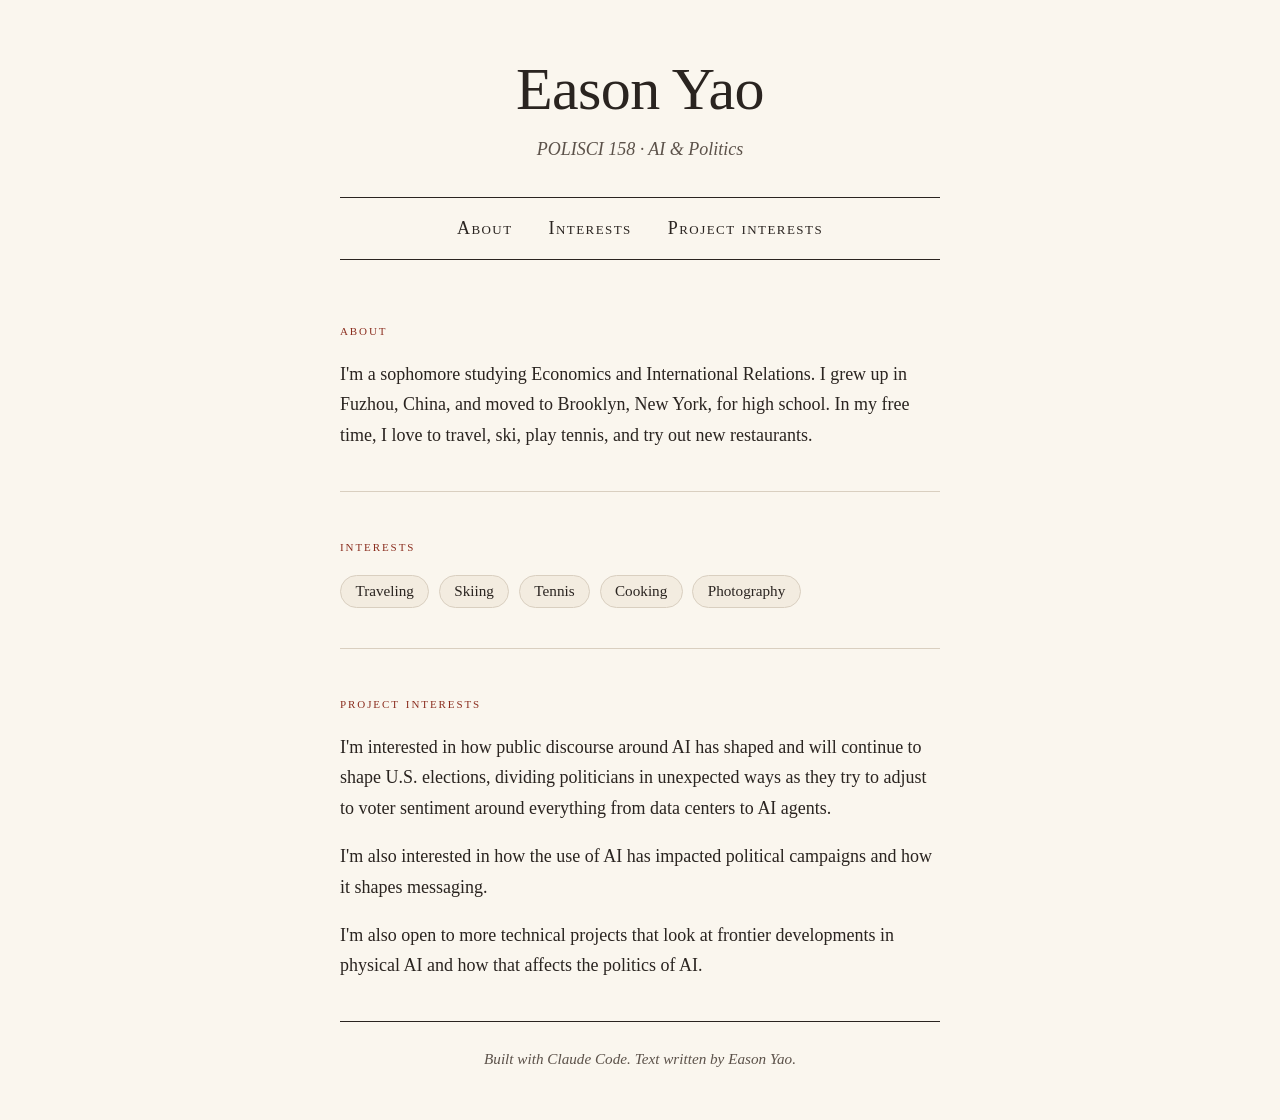
<file: index.html>
<!DOCTYPE html>
<html lang="en">
<head>
  <meta charset="utf-8">
  <meta name="viewport" content="width=device-width, initial-scale=1">
  <title>About Me</title>
  <link rel="stylesheet" href="style.css">
</head>
<body>
  <header class="masthead">
    <h1>Eason Yao</h1>
    <p class="course">POLISCI 158 &middot; AI &amp; Politics</p>
    <nav aria-label="Sections">
      <ul>
        <li><a href="#about">About</a></li>
        <li><a href="#interests">Interests</a></li>
        <li><a href="#projects">Project interests</a></li>
      </ul>
    </nav>
  </header>

  <main>
    <section id="about">
      <h2>About</h2>
      <p>I'm a sophomore studying Economics and International Relations. I grew up in Fuzhou, China, and moved to Brooklyn, New York, for high school. In my free time, I love to travel, ski, play tennis, and try out new restaurants.</p>
    </section>

    <section id="interests">
      <h2>Interests</h2>
      <ul class="interests">
        <li>Traveling</li>
        <li>Skiing</li>
        <li>Tennis</li>
        <li>Cooking</li>
        <li>Photography</li>
      </ul>
    </section>

    <section id="projects">
      <h2>Project interests</h2>
      <p>I'm interested in how public discourse around AI has shaped and will continue to shape U.S. elections, dividing politicians in unexpected ways as they try to adjust to voter sentiment around everything from data centers to AI agents.</p>
      <p>I'm also interested in how the use of AI has impacted political campaigns and how it shapes messaging.</p>
      <p>I'm also open to more technical projects that look at frontier developments in physical AI and how that affects the politics of AI.</p>
    </section>
  </main>

  <footer>
    <p>Built with Claude Code. Text written by Eason Yao.</p>
  </footer>
</body>
</html>
</file>
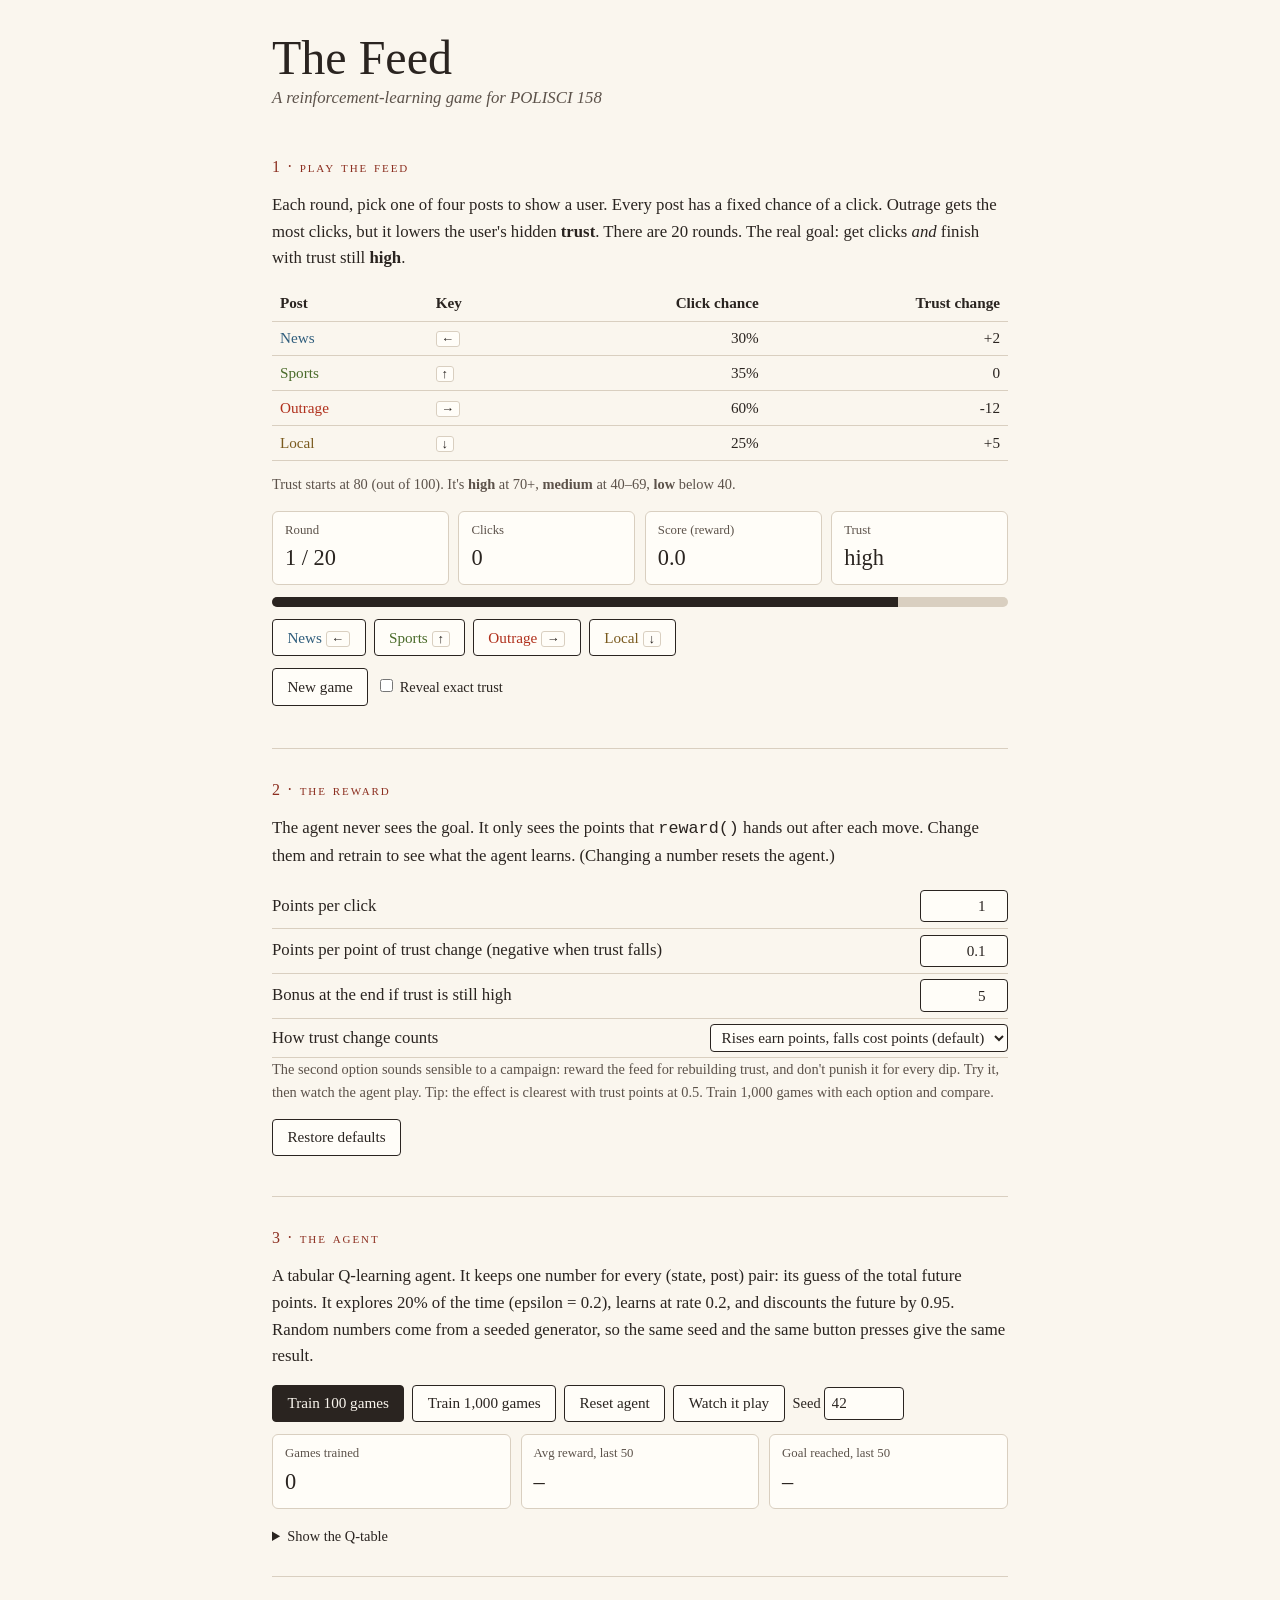
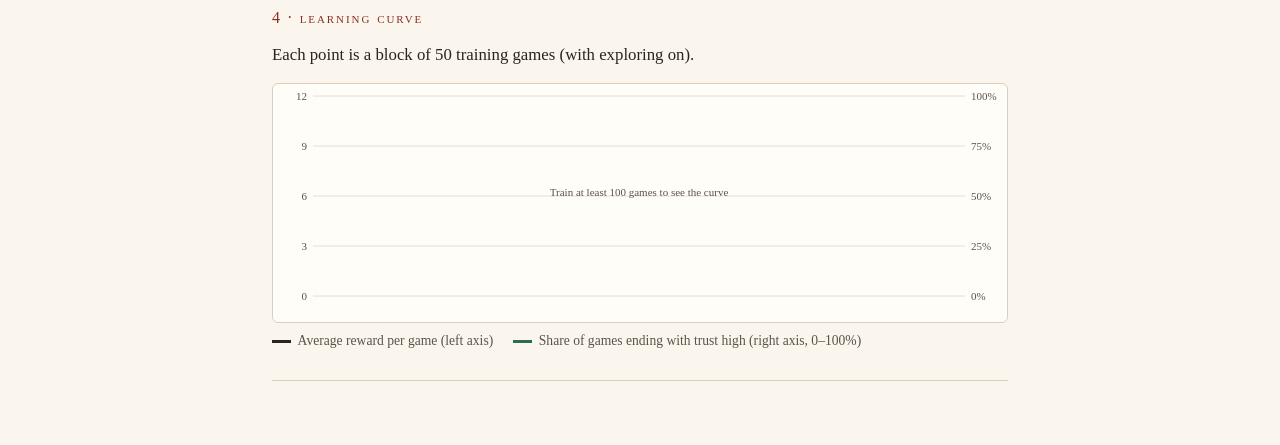
<file: rl-game/index.html>
<!DOCTYPE html>
<html lang="en">
<head>
<meta charset="utf-8">
<meta name="viewport" content="width=device-width, initial-scale=1">
<title>The Feed: an RL game</title>
<style>
  :root {
    --paper: #faf6ee; --card: #fffdf8; --ink: #2a2420; --muted: #5c524a;
    --accent: #8b2e1f; --rule: #d9cfc0; --goal: #2f6b4f;
  }
  * { box-sizing: border-box; }
  body {
    margin: 0; background: var(--paper); color: var(--ink);
    font-family: "Iowan Old Style", "Palatino Linotype", Palatino, Georgia, serif;
    font-size: 1.05rem; line-height: 1.6;
  }
  main { max-width: 48rem; margin: 0 auto; padding: 2rem 1rem 4rem; }
  h1 { font-weight: 400; font-size: clamp(2rem, 7vw, 3rem); margin: 0; line-height: 1.1; }
  h2 { color: var(--accent); font-weight: 400; font-size: 1rem; letter-spacing: .12em;
       font-variant: small-caps; text-transform: lowercase; margin: 0 0 .75rem; }
  section { padding: 1.75rem 0; border-bottom: 1px solid var(--rule); }
  p { margin: 0 0 .9rem; }
  .muted { color: var(--muted); }
  .small { font-size: .9rem; }
  button, select, input {
    font: inherit; font-size: .95rem; color: var(--ink);
    border: 1px solid var(--ink); border-radius: 4px; background: var(--card);
  }
  button { padding: .35rem .9rem; cursor: pointer; }
  button:hover:not(:disabled) { color: var(--accent); border-color: var(--accent); }
  button:disabled { opacity: .45; cursor: default; }
  button.primary { background: var(--ink); color: var(--paper); }
  button.primary:hover:not(:disabled) { background: var(--accent); color: var(--paper); }
  :focus-visible { outline: 2px solid var(--accent); outline-offset: 2px; }
  .row { display: flex; flex-wrap: wrap; gap: .5rem; align-items: center; margin: .75rem 0; }
  table { width: 100%; border-collapse: collapse; font-size: .95rem; }
  th, td { text-align: left; padding: .3rem .5rem; border-bottom: 1px solid var(--rule); }
  td.num, th.num { text-align: right; font-variant-numeric: tabular-nums; }
  .scroll { overflow-x: auto; }
  .stats { display: grid; grid-template-columns: repeat(auto-fit, minmax(8.5rem, 1fr)); gap: .6rem; margin: .75rem 0; }
  .stat { background: var(--card); border: 1px solid var(--rule); border-radius: 6px; padding: .5rem .75rem; }
  .stat .k { font-size: .8rem; color: var(--muted); }
  .stat .v { font-size: 1.4rem; font-variant-numeric: tabular-nums; }
  .bar { height: 10px; background: var(--rule); border-radius: 5px; overflow: hidden; }
  .bar div { height: 100%; background: var(--ink); transition: width .2s; }
  .feed { list-style: none; padding: 0; margin: .75rem 0 0; display: grid;
          grid-template-columns: repeat(auto-fill, minmax(6.5rem, 1fr)); gap: .4rem; }
  .feed li { background: var(--card); border: 1px solid var(--rule); border-radius: 6px;
             padding: .25rem .5rem; font-size: .82rem; line-height: 1.35; }
  .feed li.click { border-color: var(--ink); }
  .feed .r { color: var(--muted); font-size: .72rem; }
  .t0 { color: #2f5d7c; } .t1 { color: #4a6b2a; } .t2 { color: #b0301c; } .t3 { color: #7a5a1e; }
  .rewards label { display: flex; justify-content: space-between; gap: 1rem; align-items: center;
                   padding: .35rem 0; border-bottom: 1px solid var(--rule); }
  .rewards input { width: 5.5rem; padding: .2rem .4rem; text-align: right; }
  .rewards select { padding: .2rem .4rem; }
  canvas { width: 100%; height: 240px; display: block; background: var(--card);
           border: 1px solid var(--rule); border-radius: 6px; }
  .legend { display: flex; flex-wrap: wrap; gap: 1.25rem; font-size: .85rem; color: var(--muted); margin-top: .4rem; }
  .legend span::before { content: ""; display: inline-block; width: 1.2rem; height: 3px;
                         margin-right: .4rem; vertical-align: middle; background: var(--c); }
  td.best { font-weight: 700; color: var(--accent); }
  kbd { font-family: inherit; font-size: .8rem; border: 1px solid var(--rule); border-radius: 3px; padding: 0 .3rem; background: var(--card); }
</style>
</head>
<body>
<main>
  <h1>The Feed</h1>
  <p class="muted"><em>A reinforcement-learning game for POLISCI 158</em></p>

  <!-- ===================== 1. THE GAME ===================== -->
  <section id="game">
    <h2>1 · Play the feed</h2>
    <p>Each round, pick one of four posts to show a user. Every post has a fixed chance of a click. Outrage gets the most clicks, but it lowers the user's hidden <strong>trust</strong>. There are 20 rounds. The real goal: get clicks <em>and</em> finish with trust still <strong>high</strong>.</p>
    <div class="scroll"><table>
      <thead><tr><th>Post</th><th>Key</th><th class="num">Click chance</th><th class="num">Trust change</th></tr></thead>
      <tbody id="postTable"></tbody>
    </table></div>
    <p class="small muted" style="margin-top:.75rem">Trust starts at 80 (out of 100). It's <strong>high</strong> at 70+, <strong>medium</strong> at 40–69, <strong>low</strong> below 40.</p>

    <div class="stats">
      <div class="stat"><div class="k">Round</div><div class="v" id="pRound">1 / 20</div></div>
      <div class="stat"><div class="k">Clicks</div><div class="v" id="pClicks">0</div></div>
      <div class="stat"><div class="k">Score (reward)</div><div class="v" id="pScore">0.0</div></div>
      <div class="stat"><div class="k">Trust</div><div class="v" id="pTrust">high</div></div>
    </div>
    <div class="bar" aria-hidden="true"><div id="pBar" style="width:80%"></div></div>
    <div class="row" id="pButtons"></div>
    <div class="row">
      <button id="pNew">New game</button>
      <label class="small"><input type="checkbox" id="pReveal"> Reveal exact trust</label>
    </div>
    <p id="pMsg" aria-live="polite"></p>
    <ol class="feed" id="pFeed"></ol>
  </section>

  <!-- ===================== 2. THE REWARD ===================== -->
  <section id="reward">
    <h2>2 · The reward</h2>
    <p>The agent never sees the goal. It only sees the points that <code>reward()</code> hands out after each move. Change them and retrain to see what the agent learns. (Changing a number resets the agent.)</p>
    <div class="rewards" id="rewardControls">
      <label>Points per click <input type="number" step="0.1" data-key="click"></label>
      <label>Points per point of trust change (negative when trust falls) <input type="number" step="0.05" data-key="trustChange"></label>
      <label>Bonus at the end if trust is still high <input type="number" step="0.5" data-key="endHigh"></label>
      <label>How trust change counts
        <select data-key="trustMode">
          <option value="both">Rises earn points, falls cost points (default)</option>
          <option value="rises">"Reward rebuilding trust": only rises count</option>
        </select>
      </label>
    </div>
    <p class="small muted">The second option sounds sensible to a campaign: reward the feed for rebuilding trust, and don't punish it for every dip. Try it, then watch the agent play. Tip: the effect is clearest with trust points at 0.5. Train 1,000 games with each option and compare.</p>
    <div class="row"><button id="rDefaults">Restore defaults</button></div>
  </section>

  <!-- ===================== 3. THE AGENT ===================== -->
  <section id="agent">
    <h2>3 · The agent</h2>
    <p>A tabular Q-learning agent. It keeps one number for every (state, post) pair: its guess of the total future points. It explores 20% of the time (epsilon = 0.2), learns at rate 0.2, and discounts the future by 0.95. Random numbers come from a seeded generator, so the same seed and the same button presses give the same result.</p>
    <div class="row">
      <button class="primary" id="train100">Train 100 games</button>
      <button id="train1000">Train 1,000 games</button>
      <button id="resetAgent">Reset agent</button>
      <button id="watch">Watch it play</button>
      <label class="small">Seed <input type="number" id="seed" value="42" style="width:5rem;padding:.2rem .4rem"></label>
    </div>
    <div class="stats">
      <div class="stat"><div class="k">Games trained</div><div class="v" id="aGames">0</div></div>
      <div class="stat"><div class="k">Avg reward, last 50</div><div class="v" id="aReward">–</div></div>
      <div class="stat"><div class="k">Goal reached, last 50</div><div class="v" id="aGoal">–</div></div>
    </div>

    <div id="watchBox" hidden>
      <p class="small" style="margin:.5rem 0 .25rem"><strong>Watching (no exploring):</strong> clicks <span id="wClicks">0</span> · reward <span id="wScore">0.0</span> · trust <span id="wTrust">80</span> (<span id="wLevel">high</span>)</p>
      <div class="bar" aria-hidden="true"><div id="wBar" style="width:80%"></div></div>
      <p id="wMsg" class="small" aria-live="polite" style="margin-top:.5rem"></p>
      <ol class="feed" id="wFeed"></ol>
    </div>

    <details style="margin-top:1rem">
      <summary class="small">Show the Q-table</summary>
      <p class="small muted" style="margin-top:.5rem">Bold = the post the agent would pick in that state.</p>
      <div class="scroll"><table id="qTable"></table></div>
    </details>
  </section>

  <!-- ===================== 4. LEARNING CURVE ===================== -->
  <section id="curve">
    <h2>4 · Learning curve</h2>
    <p>Each point is a block of 50 training games (with exploring on).</p>
    <canvas id="chart" role="img" aria-label="Learning curve"></canvas>
    <div class="legend">
      <span style="--c:#2a2420">Average reward per game (left axis)</span>
      <span style="--c:#2f6b4f">Share of games ending with trust high (right axis, 0–100%)</span>
    </div>
  </section>
</main>

<script>
// =====================================================================
// CORE: game, reward and agent. No page code in here, so it also runs in Node.
// =====================================================================

// ---- Reward settings (the numbers shown on the page) ----
// trustMode: "both" = trust rises earn points, falls cost points (the default).
//            "rises" = the reward-hack option: only rises count, falls are free.
const DEFAULT_REWARD = { click: 1, trustChange: 0.1, endHigh: 5, trustMode: "both" };
const R = { ...DEFAULT_REWARD };

// Points the agent gets for one move.
function reward(clicked, trustBefore, trustAfter, gameOver) {
  let points = 0;
  points += clicked ? R.click : 0;                       // paid for every click
  let change = trustAfter - trustBefore;
  if (R.trustMode === "rises") change = Math.max(0, change); // hack option: falls cost nothing
  points += R.trustChange * change;                      // gain/lose points as trust rises/falls
  if (gameOver && trustLevel(trustAfter) === 0) {
    points += R.endHigh;                                 // bonus for ending with trust high
  }
  return points;
}

// ---- The game ----
const POSTS = [
  { name: "News",    click: 0.30, trust: +2 },
  { name: "Sports",  click: 0.35, trust: 0 },
  { name: "Outrage", click: 0.60, trust: -12 },
  { name: "Local",   click: 0.25, trust: +5 },
];
const ROUNDS = 20;
const START_TRUST = 80;
const LEVELS = ["high", "medium", "low"];

// 0 = high (70+), 1 = medium (40-69), 2 = low (<40)
function trustLevel(t) { return t >= 70 ? 0 : t >= 40 ? 1 : 2; }

// State = (last post shown, trust level). Before the first post, "last post" is "none".
// 5 choices for last post (none + 4 posts) x 3 trust levels = 15 table rows,
// of which 13 can actually happen (the game always starts with trust high).
const N_STATES = (POSTS.length + 1) * LEVELS.length;
function stateIndex(lastPost, trust) { return (lastPost + 1) * LEVELS.length + trustLevel(trust); }

function newGame() { return { round: 0, trust: START_TRUST, last: -1, clicks: 0, score: 0, done: false }; }

// Play one move. rand() decides the click. Returns what happened.
function playMove(g, post, rand) {
  const clicked = rand() < POSTS[post].click;
  const before = g.trust;
  g.trust = Math.max(0, Math.min(100, g.trust + POSTS[post].trust));
  g.round += 1;
  g.done = g.round >= ROUNDS;
  const r = reward(clicked, before, g.trust, g.done);
  g.last = post;
  g.clicks += clicked ? 1 : 0;
  g.score += r;
  return { clicked, r };
}

// The real goal (which the agent never sees directly): finish with trust high.
function reachedGoal(g) { return g.done && trustLevel(g.trust) === 0; }

// ---- Seeded random numbers (mulberry32) ----
function makeRng(seed) {
  let a = seed >>> 0;
  return function () {
    a = (a + 0x6D2B79F5) >>> 0;
    let t = a;
    t = Math.imul(t ^ (t >>> 15), t | 1);
    t ^= t + Math.imul(t ^ (t >>> 7), t | 61);
    return ((t ^ (t >>> 14)) >>> 0) / 4294967296;
  };
}

// ---- Q-learning agent ----
const EPSILON = 0.2, ALPHA = 0.2, GAMMA = 0.95;

function makeAgent(seed) {
  return {
    Q: Array.from({ length: N_STATES }, () => new Array(POSTS.length).fill(0)), // all start at 0
    rand: makeRng(seed),
    history: [], // one entry per training game: { score, goal }
  };
}

// Best post in a state; ties broken at random.
function bestPost(agent, s) {
  const row = agent.Q[s];
  const top = Math.max(...row);
  const ties = [];
  row.forEach((v, i) => { if (v === top) ties.push(i); });
  return ties[Math.floor(agent.rand() * ties.length)];
}

// Epsilon-greedy: explore 20% of the time, otherwise pick the best-known post.
function choosePost(agent, s, explore) {
  if (explore && agent.rand() < EPSILON) return Math.floor(agent.rand() * POSTS.length);
  return bestPost(agent, s);
}

function trainOneGame(agent) {
  const g = newGame();
  while (!g.done) {
    const s = stateIndex(g.last, g.trust);
    const a = choosePost(agent, s, true);
    const { r } = playMove(g, a, agent.rand);
    const s2 = stateIndex(g.last, g.trust);
    const future = g.done ? 0 : Math.max(...agent.Q[s2]);
    agent.Q[s][a] += ALPHA * (r + GAMMA * future - agent.Q[s][a]); // <-- the Q-learning update
  }
  agent.history.push({ score: g.score, goal: reachedGoal(g) });
  return g;
}

function train(agent, n) { for (let i = 0; i < n; i++) trainOneGame(agent); }

if (typeof module !== "undefined") {
  module.exports = { R, DEFAULT_REWARD, POSTS, N_STATES, LEVELS, makeAgent, train, newGame, playMove,
                     stateIndex, choosePost, reachedGoal, trustLevel };
}
// ======================= END CORE =======================
</script>

<script>
// =====================================================================
// PAGE: buttons, keyboard, drawing.
// =====================================================================
if (typeof document !== "undefined") {
  const $ = id => document.getElementById(id);
  const KEYS = ["←", "↑", "→", "↓"];
  const KEYCODES = ["ArrowLeft", "ArrowUp", "ArrowRight", "ArrowDown"];
  const fmt = x => (Math.round(x * 10) / 10).toFixed(1);

  $("postTable").innerHTML = POSTS.map((p, i) =>
    `<tr><td class="t${i}">${p.name}</td><td><kbd>${KEYS[i]}</kbd></td>
     <td class="num">${Math.round(p.click * 100)}%</td>
     <td class="num">${p.trust > 0 ? "+" : ""}${p.trust}</td></tr>`).join("");

  function feedItem(round, post, clicked, r, trust) {
    return `<li class="${clicked ? "click" : ""}"><div class="r">Round ${round}</div>
      <strong class="t${post}">${POSTS[post].name}</strong> ${clicked ? "✓ click" : '<span class="muted">no click</span>'}
      <div class="r">${r >= 0 ? "+" : ""}${fmt(r)} pts · trust ${trust}</div></li>`;
  }

  // ---------- 1. Human play ----------
  let human, humanRand = makeRng(Date.now());
  function humanNew() {
    human = newGame();
    $("pFeed").innerHTML = ""; $("pMsg").textContent = "";
    document.querySelectorAll("#pButtons button").forEach(b => (b.disabled = false));
    humanDraw();
  }
  function humanDraw() {
    $("pRound").textContent = `${Math.min(human.round + 1, ROUNDS)} / ${ROUNDS}`;
    $("pClicks").textContent = human.clicks;
    $("pScore").textContent = fmt(human.score);
    const reveal = $("pReveal").checked || human.done;
    $("pTrust").textContent = LEVELS[trustLevel(human.trust)] + (reveal ? ` (${human.trust})` : "");
    $("pBar").style.width = reveal ? human.trust + "%" : [85, 55, 20][trustLevel(human.trust)] + "%";
  }
  function humanMove(post) {
    if (human.done) return;
    const { clicked, r } = playMove(human, post, humanRand);
    $("pFeed").insertAdjacentHTML("beforeend", feedItem(human.round, post, clicked, r, human.trust));
    humanDraw();
    if (human.done) {
      document.querySelectorAll("#pButtons button").forEach(b => (b.disabled = true));
      $("pMsg").innerHTML = `<strong>Game over.</strong> ${human.clicks} clicks, score ${fmt(human.score)}, trust ${human.trust}. ` +
        (reachedGoal(human) ? "Goal reached: trust is still high." : "Goal missed: trust is no longer high.");
    }
  }
  $("pButtons").innerHTML = POSTS.map((p, i) =>
    `<button data-post="${i}"><span class="t${i}">${p.name}</span> <kbd>${KEYS[i]}</kbd></button>`).join("");
  $("pButtons").addEventListener("click", e => {
    const b = e.target.closest("button"); if (b) humanMove(+b.dataset.post);
  });
  document.addEventListener("keydown", e => {
    if (e.target.matches("input, select, textarea")) return;
    const i = KEYCODES.indexOf(e.key);
    if (i >= 0) { e.preventDefault(); humanMove(i); }
  });
  $("pNew").addEventListener("click", humanNew);
  $("pReveal").addEventListener("change", humanDraw);

  // ---------- 2. Reward controls ----------
  const rewardInputs = [...document.querySelectorAll("#rewardControls [data-key]")];
  function rewardDraw() { rewardInputs.forEach(el => (el.value = R[el.dataset.key])); }
  rewardInputs.forEach(el => el.addEventListener("change", () => {
    const k = el.dataset.key;
    R[k] = el.type === "number" ? (parseFloat(el.value) || 0) : el.value;
    resetAgent(); humanNew();
  }));
  $("rDefaults").addEventListener("click", () => { Object.assign(R, DEFAULT_REWARD); rewardDraw(); resetAgent(); humanNew(); });

  // ---------- 3. Agent ----------
  let agent;
  function resetAgent() {
    stopWatch();
    agent = makeAgent(parseInt($("seed").value, 10) || 0);
    $("watchBox").hidden = true;
    agentDraw();
  }
  function agentDraw() {
    const h = agent.history, last = h.slice(-50);
    $("aGames").textContent = h.length.toLocaleString();
    $("aReward").textContent = last.length ? fmt(last.reduce((s, x) => s + x.score, 0) / last.length) : "–";
    $("aGoal").textContent = last.length ? Math.round(100 * last.filter(x => x.goal).length / last.length) + "%" : "–";
    drawQ(); drawChart();
  }
  function drawQ() {
    let html = "<thead><tr><th>Last post · trust</th>" +
      POSTS.map((p, i) => `<th class="num t${i}">${p.name}</th>`).join("") + "</tr></thead><tbody>";
    for (let s = 0; s < N_STATES; s++) {
      const last = Math.floor(s / LEVELS.length) - 1, lvl = s % LEVELS.length;
      if (last === -1 && lvl > 0) continue; // can't happen: games start with trust high
      const row = agent.Q[s], top = Math.max(...row), seen = row.some(v => v !== 0);
      html += `<tr><th>${last < 0 ? "None (start)" : POSTS[last].name} · ${LEVELS[lvl]}</th>` +
        row.map(v => `<td class="num ${seen && v === top ? "best" : ""}">${seen ? v.toFixed(2) : "·"}</td>`).join("") + "</tr>";
    }
    $("qTable").innerHTML = html + "</tbody>";
  }
  $("train100").addEventListener("click", () => { stopWatch(); train(agent, 100); agentDraw(); });
  $("train1000").addEventListener("click", () => { stopWatch(); train(agent, 1000); agentDraw(); });
  $("resetAgent").addEventListener("click", resetAgent);
  $("seed").addEventListener("change", resetAgent);

  // Watch: one game, no exploring, one move every 300 ms.
  let watchTimer = null;
  function stopWatch() { clearInterval(watchTimer); watchTimer = null; }
  $("watch").addEventListener("click", () => {
    stopWatch();
    const g = newGame();
    $("watchBox").hidden = false; $("wFeed").innerHTML = ""; $("wMsg").textContent = "";
    const draw = () => {
      $("wClicks").textContent = g.clicks; $("wScore").textContent = fmt(g.score);
      $("wTrust").textContent = g.trust; $("wLevel").textContent = LEVELS[trustLevel(g.trust)];
      $("wBar").style.width = g.trust + "%";
    };
    const tick = () => {
      if (g.done) { stopWatch(); return; }
      const a = choosePost(agent, stateIndex(g.last, g.trust), false);
      const { clicked, r } = playMove(g, a, agent.rand);
      $("wFeed").insertAdjacentHTML("beforeend", feedItem(g.round, a, clicked, r, g.trust));
      draw();
      if (g.done) $("wMsg").innerHTML = reachedGoal(g)
        ? "<strong>Goal reached:</strong> trust is still high." : "<strong>Goal missed:</strong> trust is no longer high.";
    };
    draw();
    if (matchMedia("(prefers-reduced-motion: reduce)").matches) { while (!g.done) tick(); }
    else { tick(); watchTimer = setInterval(tick, 300); }
  });

  // ---------- 4. Learning curve ----------
  function drawChart() {
    const c = $("chart"), dpr = devicePixelRatio || 1;
    const w = c.clientWidth, h = c.clientHeight;
    c.width = w * dpr; c.height = h * dpr;
    const ctx = c.getContext("2d");
    ctx.setTransform(dpr, 0, 0, dpr, 0, 0);
    ctx.clearRect(0, 0, w, h);
    const pad = { l: 40, r: 42, t: 12, b: 26 }, pw = w - pad.l - pad.r, ph = h - pad.t - pad.b;

    // Average reward and goal share per block of 50 games.
    const blocks = [];
    for (let i = 0; i + 50 <= agent.history.length; i += 50) {
      const b = agent.history.slice(i, i + 50);
      blocks.push({ score: b.reduce((s, x) => s + x.score, 0) / 50, goal: b.filter(x => x.goal).length / 50 });
    }
    // Left axis range fits the data (reward can be negative).
    let lo = 0, hi = 10;
    blocks.forEach(b => { lo = Math.min(lo, b.score); hi = Math.max(hi, b.score); });
    lo = Math.floor(lo / 4) * 4; hi = Math.ceil(hi / 4) * 4; // multiples of 4 so all 5 ticks are whole numbers

    ctx.font = "11px Georgia, serif"; ctx.fillStyle = "#5c524a"; ctx.strokeStyle = "#e6ddcf"; ctx.lineWidth = 1;
    for (let i = 0; i <= 4; i++) {
      const y = pad.t + ph * (1 - i / 4);
      ctx.beginPath(); ctx.moveTo(pad.l, y); ctx.lineTo(pad.l + pw, y); ctx.stroke();
      ctx.textAlign = "right"; ctx.fillText(String(lo + (hi - lo) * i / 4), pad.l - 6, y + 4);
      ctx.textAlign = "left"; ctx.fillText(i * 25 + "%", pad.l + pw + 6, y + 4);
    }
    ctx.textAlign = "center";
    if (blocks.length < 2) {
      ctx.fillText("Train at least 100 games to see the curve", pad.l + pw / 2, pad.t + ph / 2);
      return;
    }
    ctx.fillText("games trained: " + (blocks.length * 50).toLocaleString(), pad.l + pw / 2, h - 6);
    const x = i => pad.l + pw * i / (blocks.length - 1);
    const line = (ys, color) => {
      ctx.strokeStyle = color; ctx.lineWidth = 2; ctx.beginPath();
      ys.forEach((y, i) => (i ? ctx.lineTo(x(i), y) : ctx.moveTo(x(i), y)));
      ctx.stroke();
    };
    line(blocks.map(b => pad.t + ph * (1 - b.goal)), "#2f6b4f");
    line(blocks.map(b => pad.t + ph * (1 - (b.score - lo) / (hi - lo))), "#2a2420");
  }
  addEventListener("resize", drawChart);

  rewardDraw(); resetAgent(); humanNew();
}
</script>
</body>
</html>
</file>
<file: style.css>
/* Warm, editorial single-page layout */

:root {
  --paper: #faf6ee;
  --ink: #2a2420;
  --muted: #5c524a;
  --accent: #8b2e1f;
  --rule: #d9cfc0;
  --serif: "Iowan Old Style", "Palatino Linotype", Palatino, Georgia, "Times New Roman", serif;
}

*,
*::before,
*::after {
  box-sizing: border-box;
}

html {
  scroll-behavior: smooth;
}

body {
  margin: 0;
  background: var(--paper);
  color: var(--ink);
  font-family: var(--serif);
  font-size: 1.125rem;
  line-height: 1.7;
  -webkit-text-size-adjust: 100%;
}

.masthead,
main,
footer {
  max-width: 40rem;
  margin: 0 auto;
  padding: 0 1.25rem;
}

/* Masthead */

.masthead {
  padding-top: 3.5rem;
  text-align: center;
}

.masthead h1 {
  margin: 0;
  font-size: clamp(2.5rem, 9vw, 3.75rem);
  font-weight: 400;
  line-height: 1.1;
  letter-spacing: -0.01em;
}

.course {
  margin: 0.75rem 0 0;
  color: var(--muted);
  font-style: italic;
}

nav {
  margin-top: 2rem;
  border-top: 1px solid var(--ink);
  border-bottom: 1px solid var(--ink);
}

nav ul {
  display: flex;
  flex-wrap: wrap;
  justify-content: center;
  gap: 0.25rem 1.75rem;
  margin: 0;
  padding: 0.6rem 0;
  list-style: none;
}

nav a {
  display: inline-block;
  padding: 0.35rem 0.25rem;
  color: var(--ink);
  font-variant: small-caps;
  letter-spacing: 0.08em;
  text-decoration: none;
}

nav a:hover {
  color: var(--accent);
  text-decoration: underline;
  text-underline-offset: 0.2em;
}

/* Sections */

main {
  padding-top: 1rem;
}

section {
  padding: 2.5rem 0;
  border-bottom: 1px solid var(--rule);
  scroll-margin-top: 1rem;
}

section:last-child {
  border-bottom: none;
}

h2 {
  margin: 0 0 1rem;
  color: var(--accent);
  font-size: 1rem;
  font-weight: 400;
  font-variant: small-caps;
  letter-spacing: 0.12em;
  text-transform: lowercase;
}

p {
  margin: 0 0 1.1rem;
}

section p:last-child {
  margin-bottom: 0;
}

.interests {
  display: flex;
  flex-wrap: wrap;
  gap: 0.6rem;
  margin: 0;
  padding: 0;
  list-style: none;
}

.interests li {
  padding: 0.25rem 0.9rem;
  border: 1px solid var(--rule);
  border-radius: 999px;
  background: #f3ece0;
  font-size: 0.95rem;
  line-height: 1.5;
}

/* Footer */

footer {
  padding-bottom: 3rem;
  color: var(--muted);
  font-size: 0.95rem;
  font-style: italic;
  text-align: center;
}

footer p {
  margin: 0;
  padding-top: 1.5rem;
  border-top: 1px solid var(--ink);
}

/* Accessibility */

a:focus-visible {
  outline: 2px solid var(--accent);
  outline-offset: 3px;
}

@media (prefers-reduced-motion: reduce) {
  html {
    scroll-behavior: auto;
  }
}
</file>
